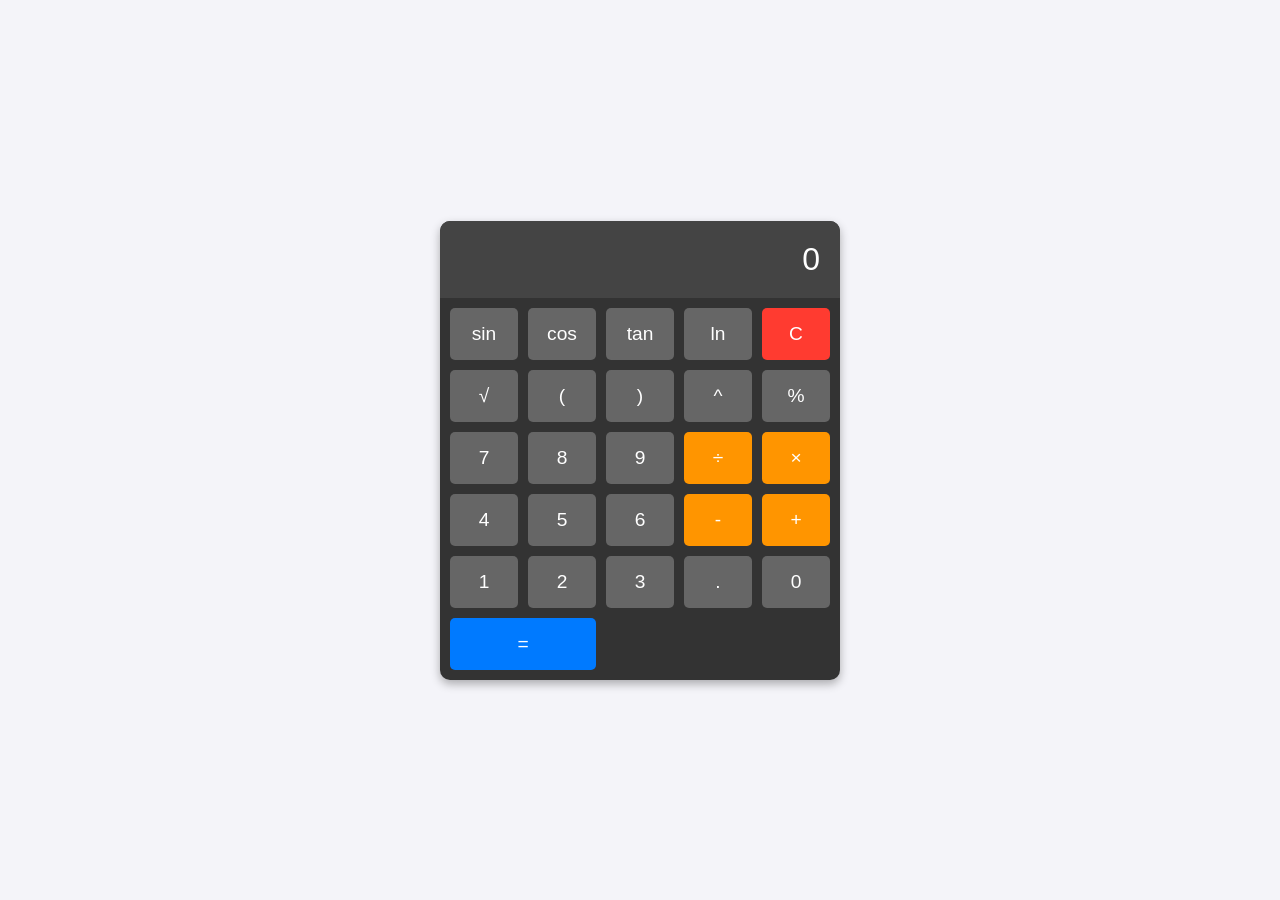
<file: codsoft task3/index.html>
<!DOCTYPE html>
<html lang="en">
<head>
  <meta charset="UTF-8">
  <meta name="viewport" content="width=device-width, initial-scale=1.0">
  <title>Scientific Calculator</title>
  <style>
    * {
      box-sizing: border-box;
    }
    body {
      display: flex;
      justify-content: center;
      align-items: center;
      min-height: 100vh;
      background-color: #f4f4f9;
      margin: 0;
      font-family: Arial, sans-serif;
    }
    .calculator {
      width: 400px;
      background-color: #333;
      border-radius: 10px;
      overflow: hidden;
      box-shadow: 0 4px 10px rgba(0, 0, 0, 0.3);
    }
    .display {
      width: 100%;
      padding: 20px;
      background-color: #444;
      color: #fff;
      text-align: right;
      font-size: 2em;
    }
    .buttons {
      display: grid;
      grid-template-columns: repeat(5, 1fr);
      gap: 10px;
      padding: 10px;
    }
    .button {
      padding: 15px;
      font-size: 1.2em;
      color: #fff;
      background-color: #666;
      border: none;
      border-radius: 5px;
      cursor: pointer;
      transition: background-color 0.3s;
    }
    .button:hover {
      background-color: #888;
    }
    .button.operation {
      background-color: #ff9500;
    }
    .button.operation:hover {
      background-color: #ffa41b;
    }
    .button.equal {
      background-color: #007aff;
      grid-column: span 2;
    }
    .button.equal:hover {
      background-color: #339aff;
    }
    .button.clear {
      background-color: #ff3b30;
    }
    .button.clear:hover {
      background-color: #ff5e57;
    }
  </style>
</head>
<body>
  <div class="calculator">
    <div class="display" id="display">0</div>
    <div class="buttons">
      <!-- Scientific functions -->
      <button class="button" onclick="appendToDisplay('Math.sin(')">sin</button>
      <button class="button" onclick="appendToDisplay('Math.cos(')">cos</button>
      <button class="button" onclick="appendToDisplay('Math.tan(')">tan</button>
      <button class="button" onclick="appendToDisplay('Math.log(')">ln</button>
      <button class="button clear" onclick="clearDisplay()">C</button>

      <button class="button" onclick="appendToDisplay('Math.sqrt(')">√</button>
      <button class="button" onclick="appendToDisplay('(')">(</button>
      <button class="button" onclick="appendToDisplay(')')">)</button>
      <button class="button" onclick="appendToDisplay('**')">^</button>
      <button class="button" onclick="appendToDisplay('%')">%</button>

      <!-- Basic calculator numbers and operations -->
      <button class="button" onclick="appendToDisplay('7')">7</button>
      <button class="button" onclick="appendToDisplay('8')">8</button>
      <button class="button" onclick="appendToDisplay('9')">9</button>
      <button class="button operation" onclick="appendToDisplay('/')">÷</button>
      <button class="button operation" onclick="appendToDisplay('*')">×</button>

      <button class="button" onclick="appendToDisplay('4')">4</button>
      <button class="button" onclick="appendToDisplay('5')">5</button>
      <button class="button" onclick="appendToDisplay('6')">6</button>
      <button class="button operation" onclick="appendToDisplay('-')">-</button>
      <button class="button operation" onclick="appendToDisplay('+')">+</button>

      <button class="button" onclick="appendToDisplay('1')">1</button>
      <button class="button" onclick="appendToDisplay('2')">2</button>
      <button class="button" onclick="appendToDisplay('3')">3</button>
      <button class="button" onclick="appendToDisplay('.')">.</button>
      <button class="button" onclick="appendToDisplay('0')">0</button>

      <button class="button equal" onclick="calculate()">=</button>
    </div>
  </div>

  <script>
    const display = document.getElementById('display');

    function appendToDisplay(value) {
      if (display.innerText === '0') {
        display.innerText = value;
      } else {
        display.innerText += value;
      }
    }

    function clearDisplay() {
      display.innerText = '0';
    }

    function calculate() {
      try {
        display.innerText = eval(display.innerText);
      } catch (error) {
        display.innerText = 'Error';
      }
    }
  </script>
</body>
</html>
</file>
